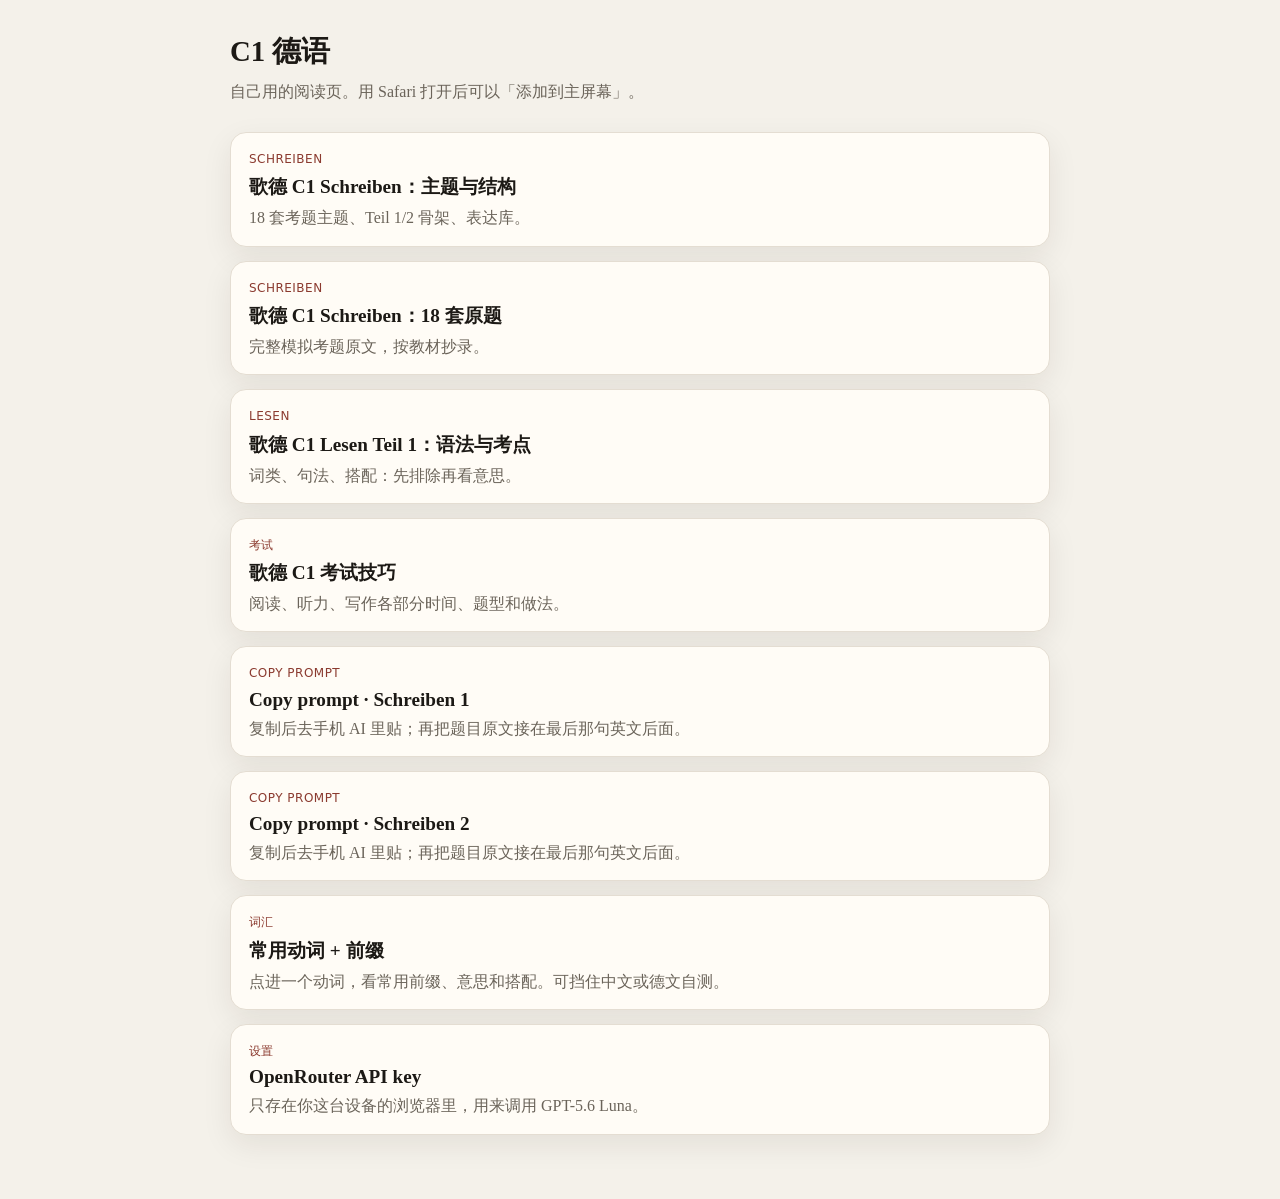
<file: index.html>
<!DOCTYPE html>
<html lang="zh-CN">
<head>
  <meta charset="UTF-8" />
  <meta name="viewport" content="width=device-width, initial-scale=1, viewport-fit=cover" />
  <meta name="apple-mobile-web-app-capable" content="yes" />
  <meta name="apple-mobile-web-app-title" content="C1 德语" />
  <title>C1 德语</title>
  <link rel="stylesheet" href="css/style.css" />
</head>
<body>
  <main class="home">
    <h1>C1 德语</h1>
    <p class="lead">自己用的阅读页。用 Safari 打开后可以「添加到主屏幕」。</p>
    <div class="cards" id="cards"></div>
  </main>
  <script src="js/docs.js"></script>
  <script src="js/prompts.js"></script>
  <script>
    const cards = document.getElementById("cards");
    Object.keys(window.C1_DOCS).forEach(function (key) {
      const d = window.C1_DOCS[key];
      const a = document.createElement("a");
      a.className = "card";
      a.href = "doc.html?doc=" + encodeURIComponent(key);
      a.innerHTML =
        '<p class="kicker">' + d.kicker + "</p>" +
        "<h2>" + d.title + "</h2>" +
        "<p>" + d.blurb + "</p>";
      cards.appendChild(a);
    });

    function addCopyPrompt(id, title, blurb) {
      const btn = document.createElement("button");
      btn.type = "button";
      btn.className = "card as-btn";
      btn.innerHTML =
        '<p class="kicker">Copy prompt</p>' +
        "<h2>" + title + "</h2>" +
        "<p>" + blurb + "</p>";
      btn.addEventListener("click", async function () {
        const text = window.C1_PROMPTS[id];
        try {
          await navigator.clipboard.writeText(text);
        } catch (err) {
          const ta = document.createElement("textarea");
          ta.value = text;
          document.body.appendChild(ta);
          ta.select();
          document.execCommand("copy");
          ta.remove();
        }
        btn.classList.add("copied");
        setTimeout(function () {
          btn.classList.remove("copied");
        }, 1600);
      });
      cards.appendChild(btn);
    }

    addCopyPrompt(
      "teil1",
      "Copy prompt · Schreiben 1",
      "复制后去手机 AI 里贴；再把题目原文接在最后那句英文后面。"
    );
    addCopyPrompt(
      "teil2",
      "Copy prompt · Schreiben 2",
      "复制后去手机 AI 里贴；再把题目原文接在最后那句英文后面。"
    );

    const verbs = document.createElement("a");
    verbs.className = "card";
    verbs.href = "verbs.html";
    verbs.innerHTML =
      '<p class="kicker">词汇</p>' +
      "<h2>常用动词 + 前缀</h2>" +
      "<p>点进一个动词，看常用前缀、意思和搭配。可挡住中文或德文自测。</p>";
    cards.appendChild(verbs);

    const settings = document.createElement("a");
    settings.className = "card";
    settings.href = "settings.html";
    settings.innerHTML =
      '<p class="kicker">设置</p>' +
      "<h2>OpenRouter API key</h2>" +
      "<p>只存在你这台设备的浏览器里，用来调用 GPT-5.6 Luna。</p>";
    cards.appendChild(settings);

  </script>
</body>
</html>
</file>
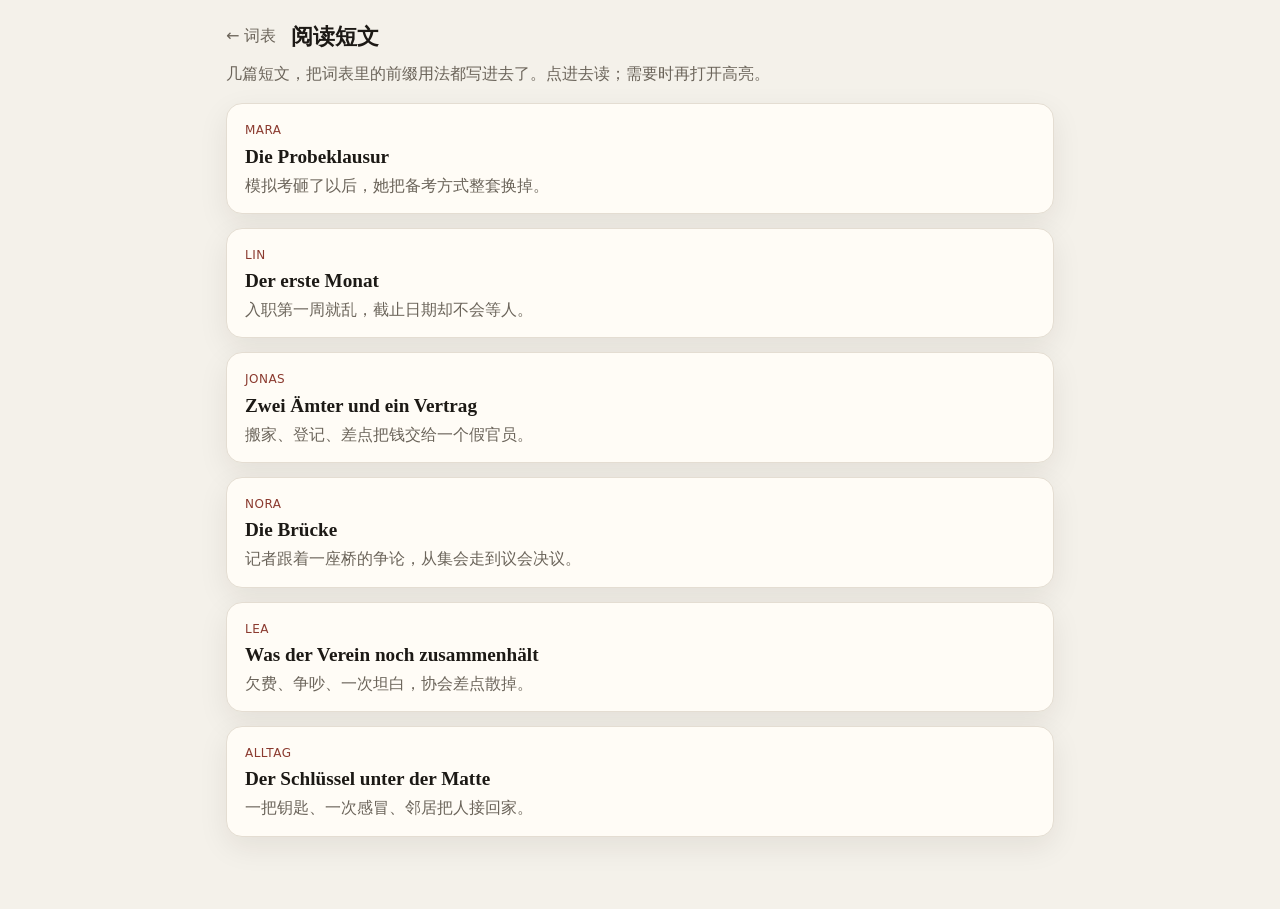
<file: articles.html>
<!DOCTYPE html>
<html lang="zh-CN">
<head>
  <meta charset="UTF-8" />
  <meta name="viewport" content="width=device-width, initial-scale=1, viewport-fit=cover" />
  <meta name="apple-mobile-web-app-capable" content="yes" />
  <title>阅读短文</title>
  <link rel="stylesheet" href="css/style.css" />
</head>
<body>
  <main class="verb-page">
    <header class="verb-bar">
      <a class="verb-back" id="back-link" href="verbs.html">← 词表</a>
      <h1 id="page-title">阅读短文</h1>
      <div class="mask-btns">
        <button type="button" id="btn-marks" hidden>显示目标词</button>
      </div>
    </header>
    <p class="verb-hint" id="hint">几篇短文，把词表里的前缀用法都写进去了。点进去读；需要时再打开高亮。</p>
    <div id="list" class="cards"></div>
    <div id="detail" hidden></div>
  </main>
  <script src="js/verbs-data.js"></script>
  <script src="js/articles-data.js"></script>
  <script src="js/articles-alias.js"></script>
  <script src="js/articles.js"></script>
</body>
</html>
</file>
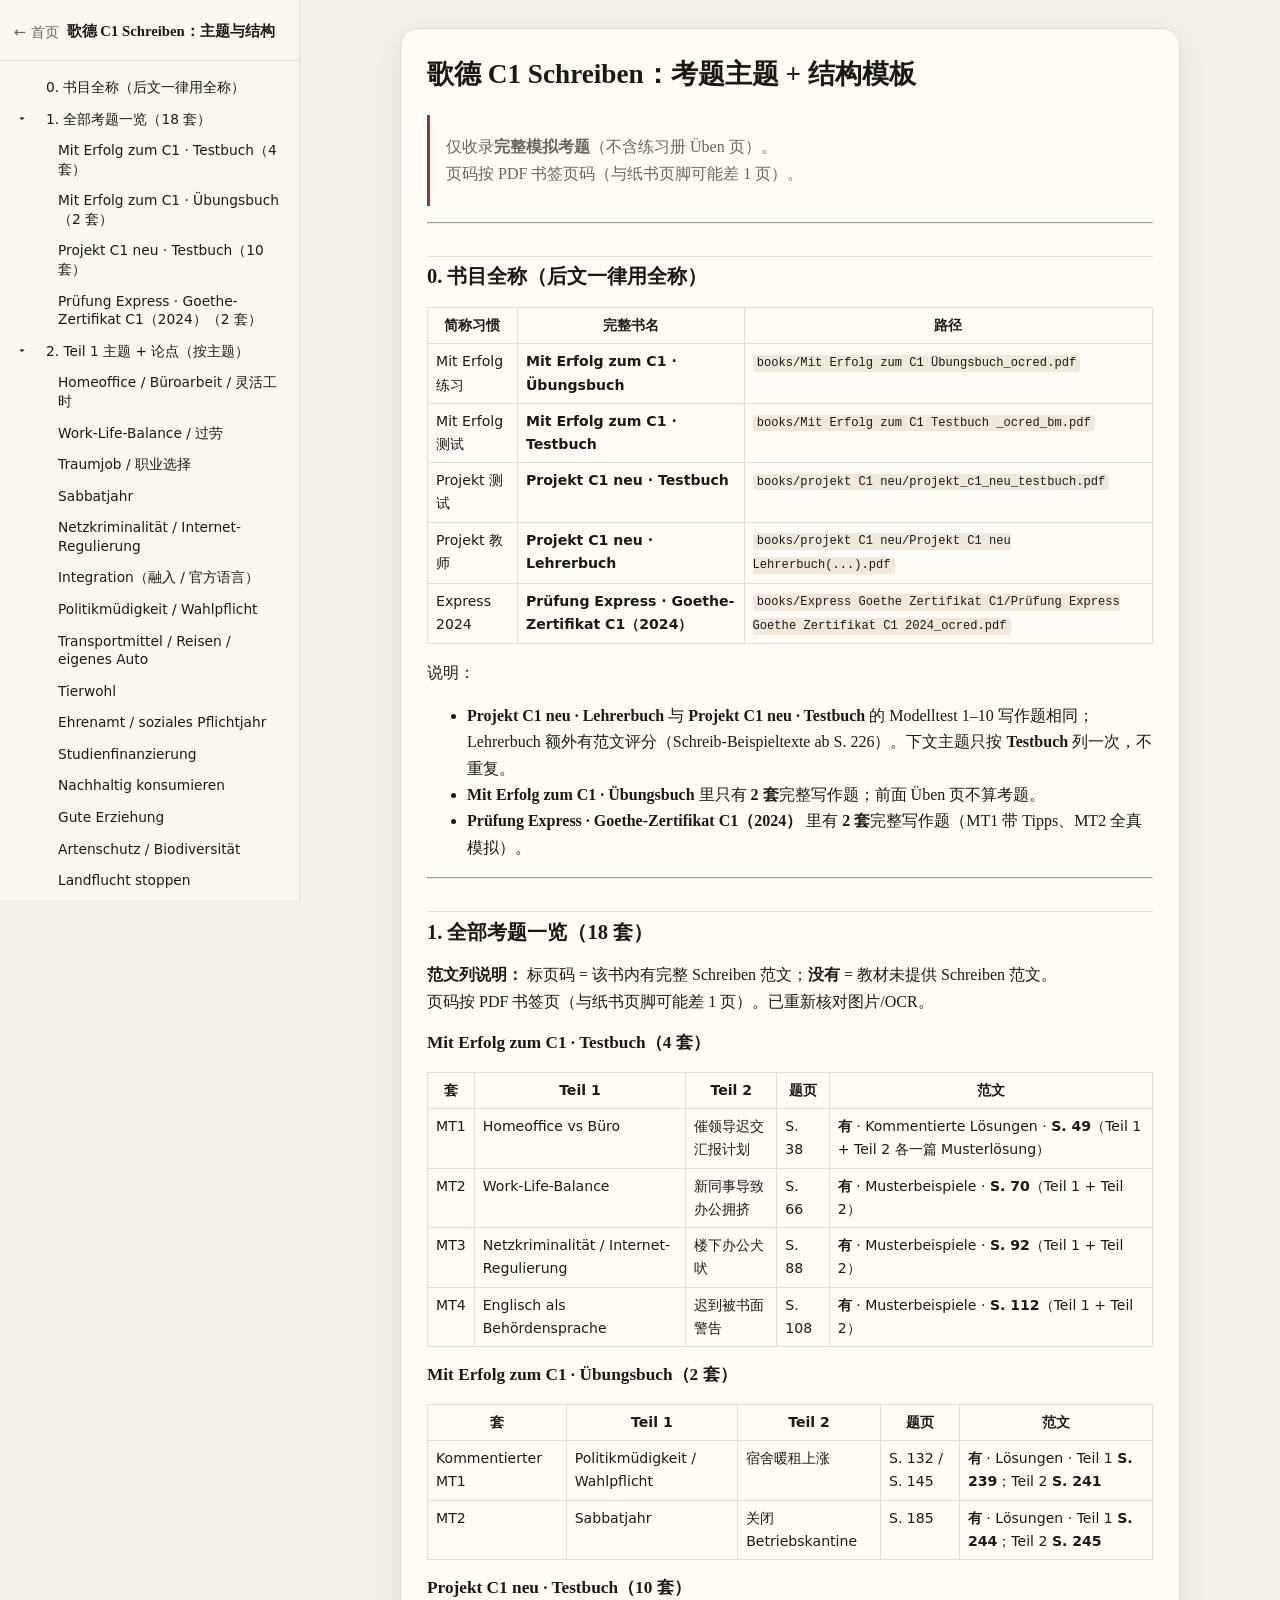
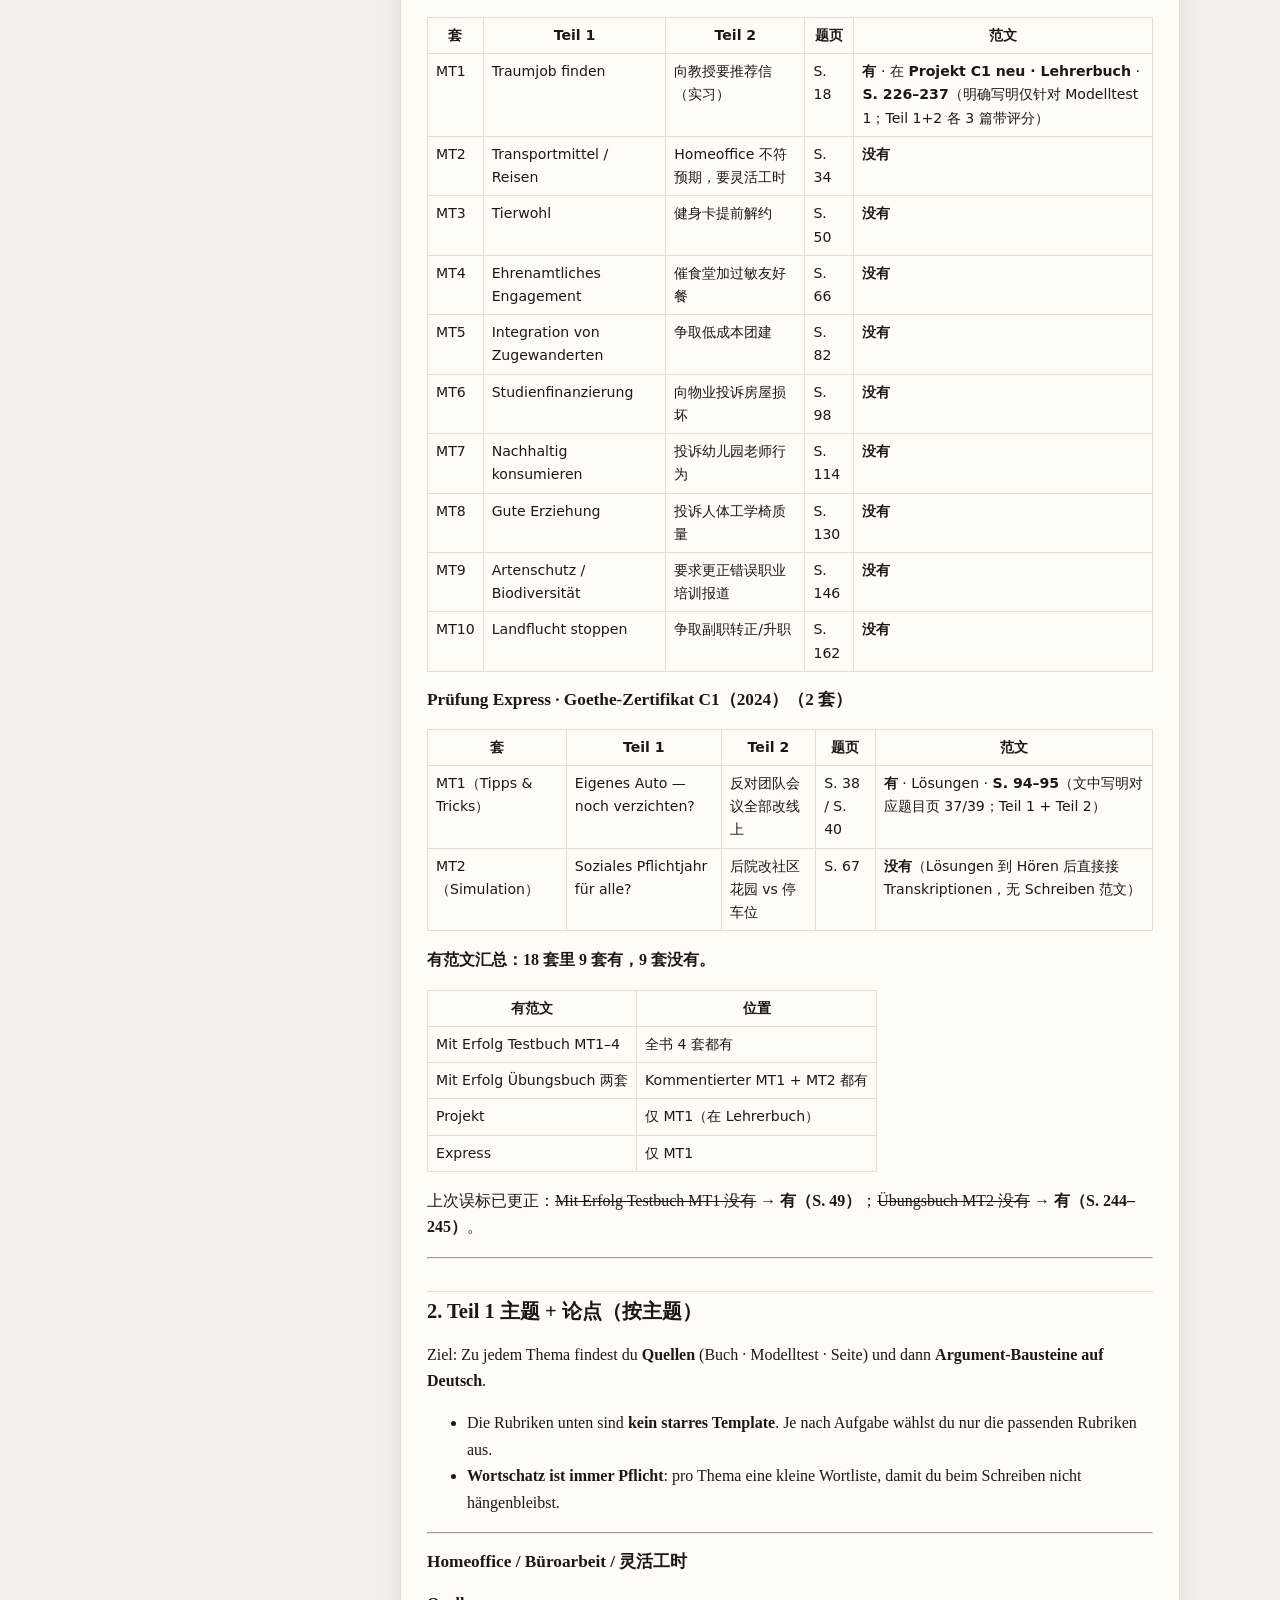
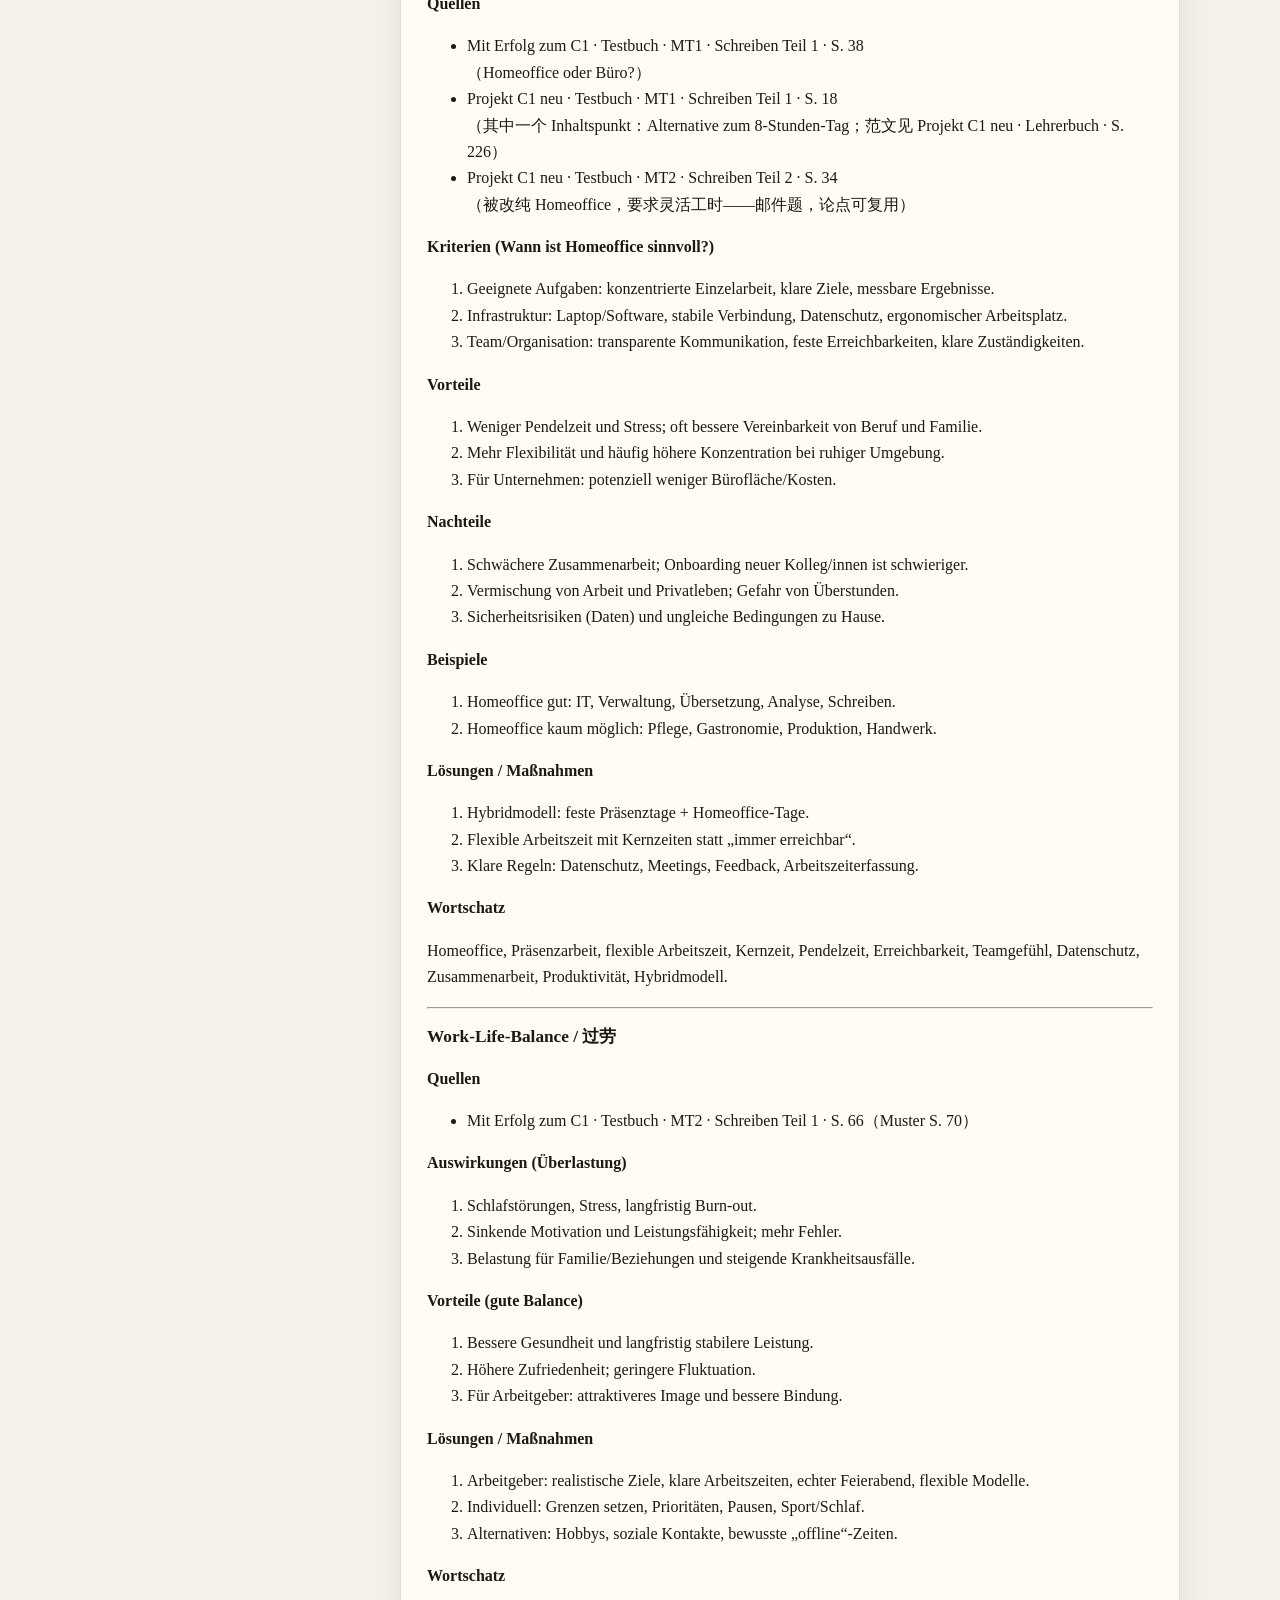
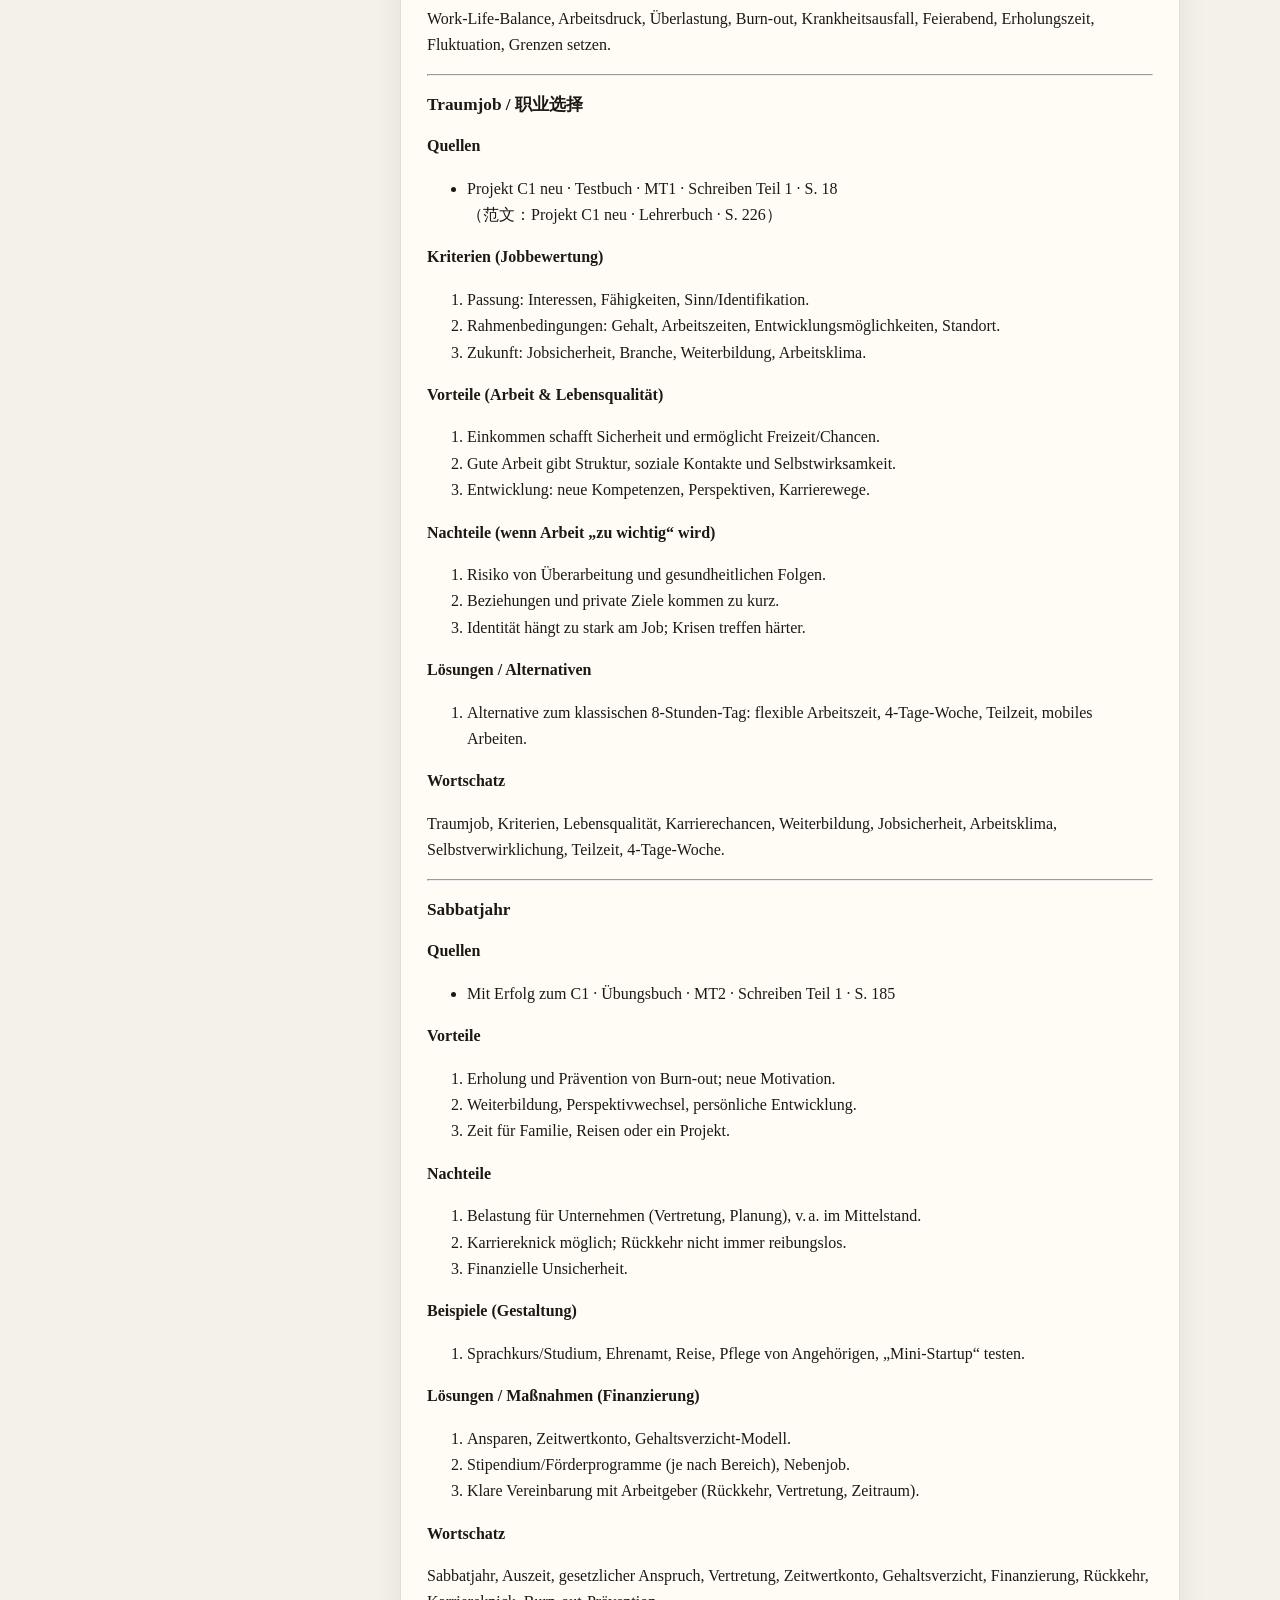
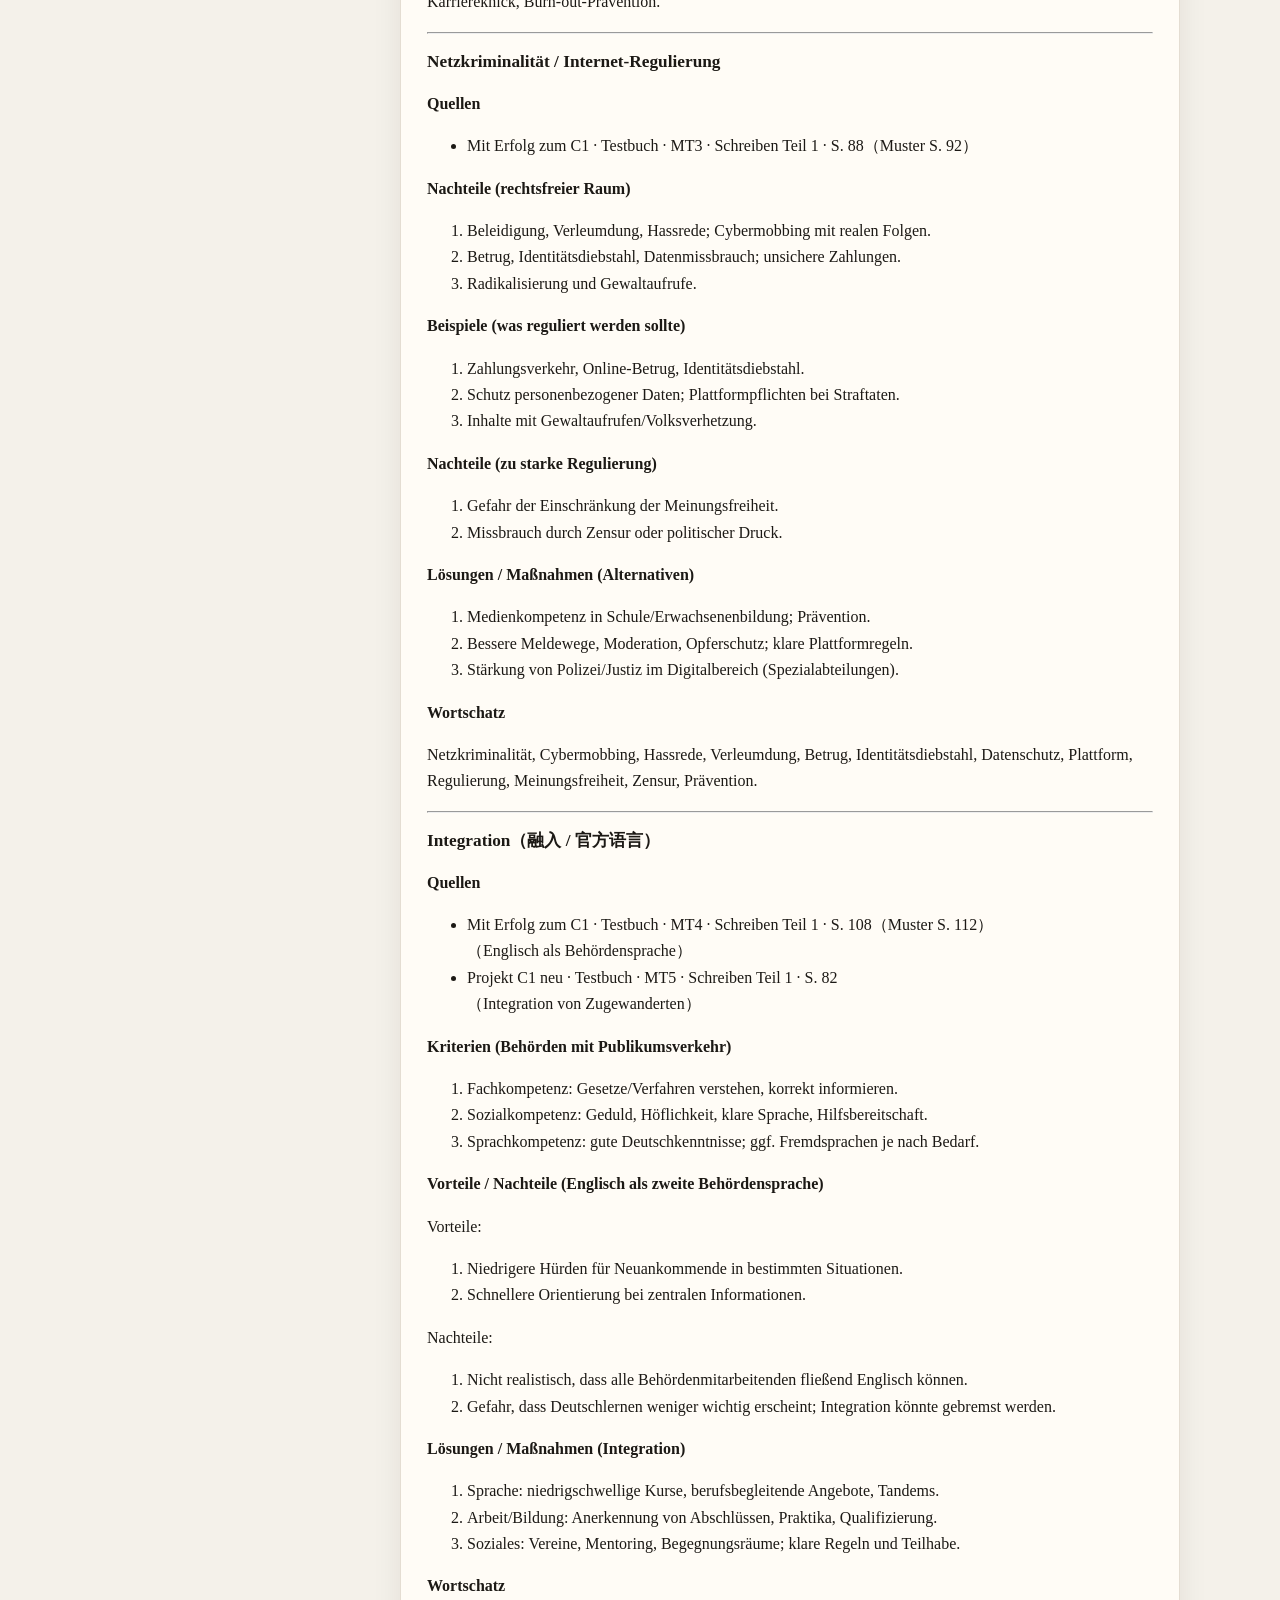
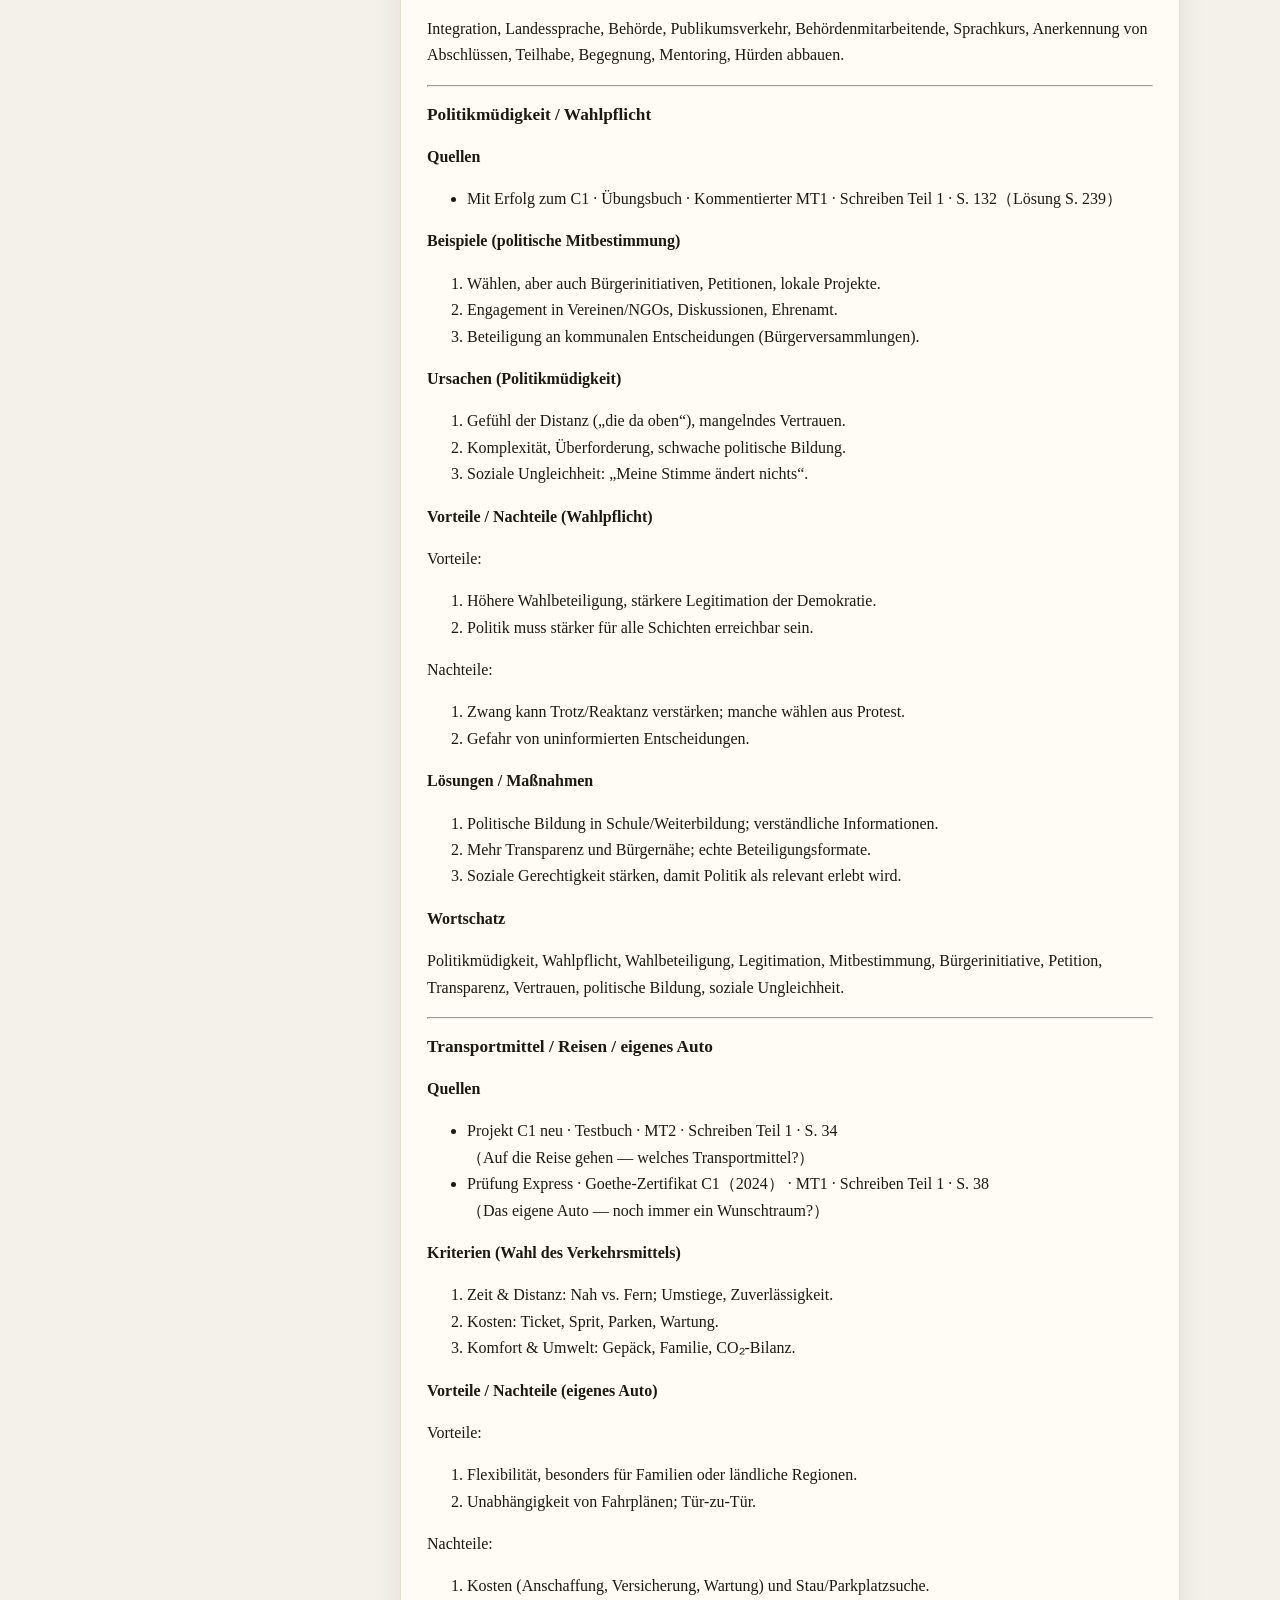
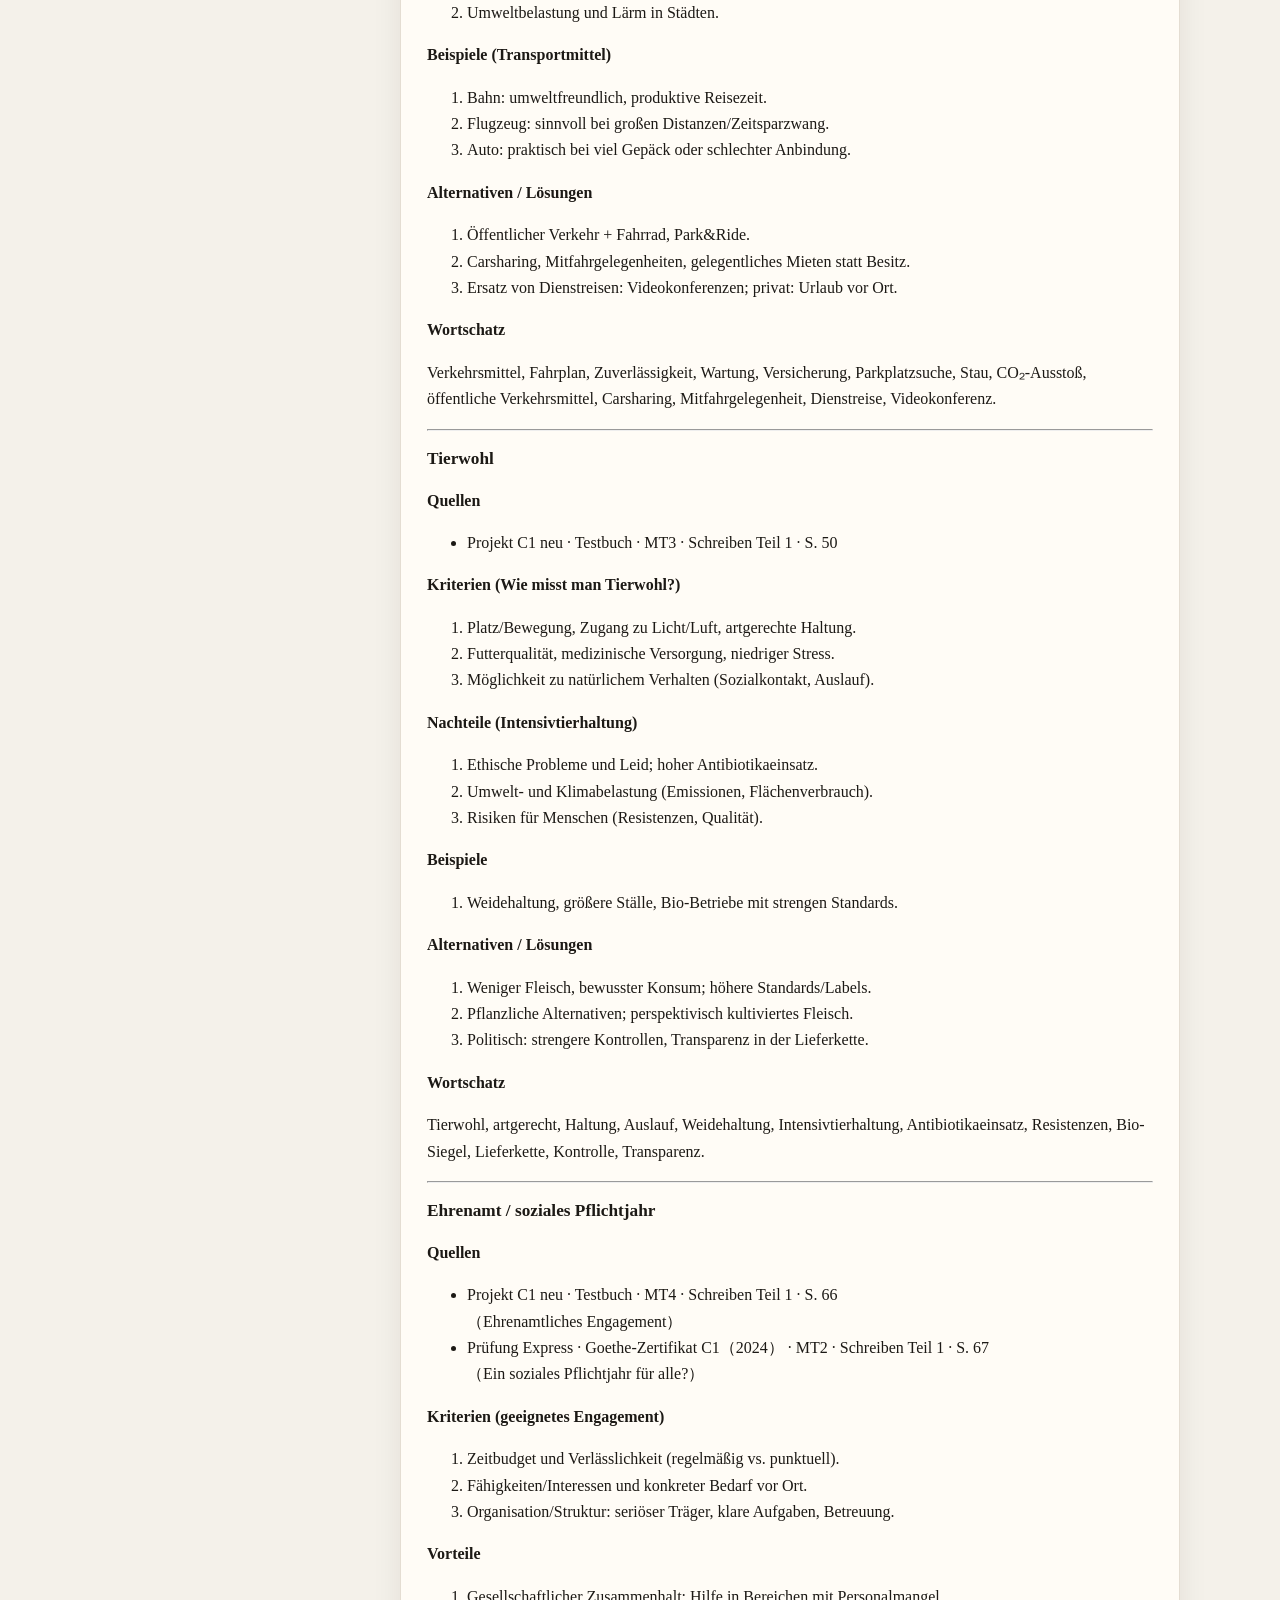
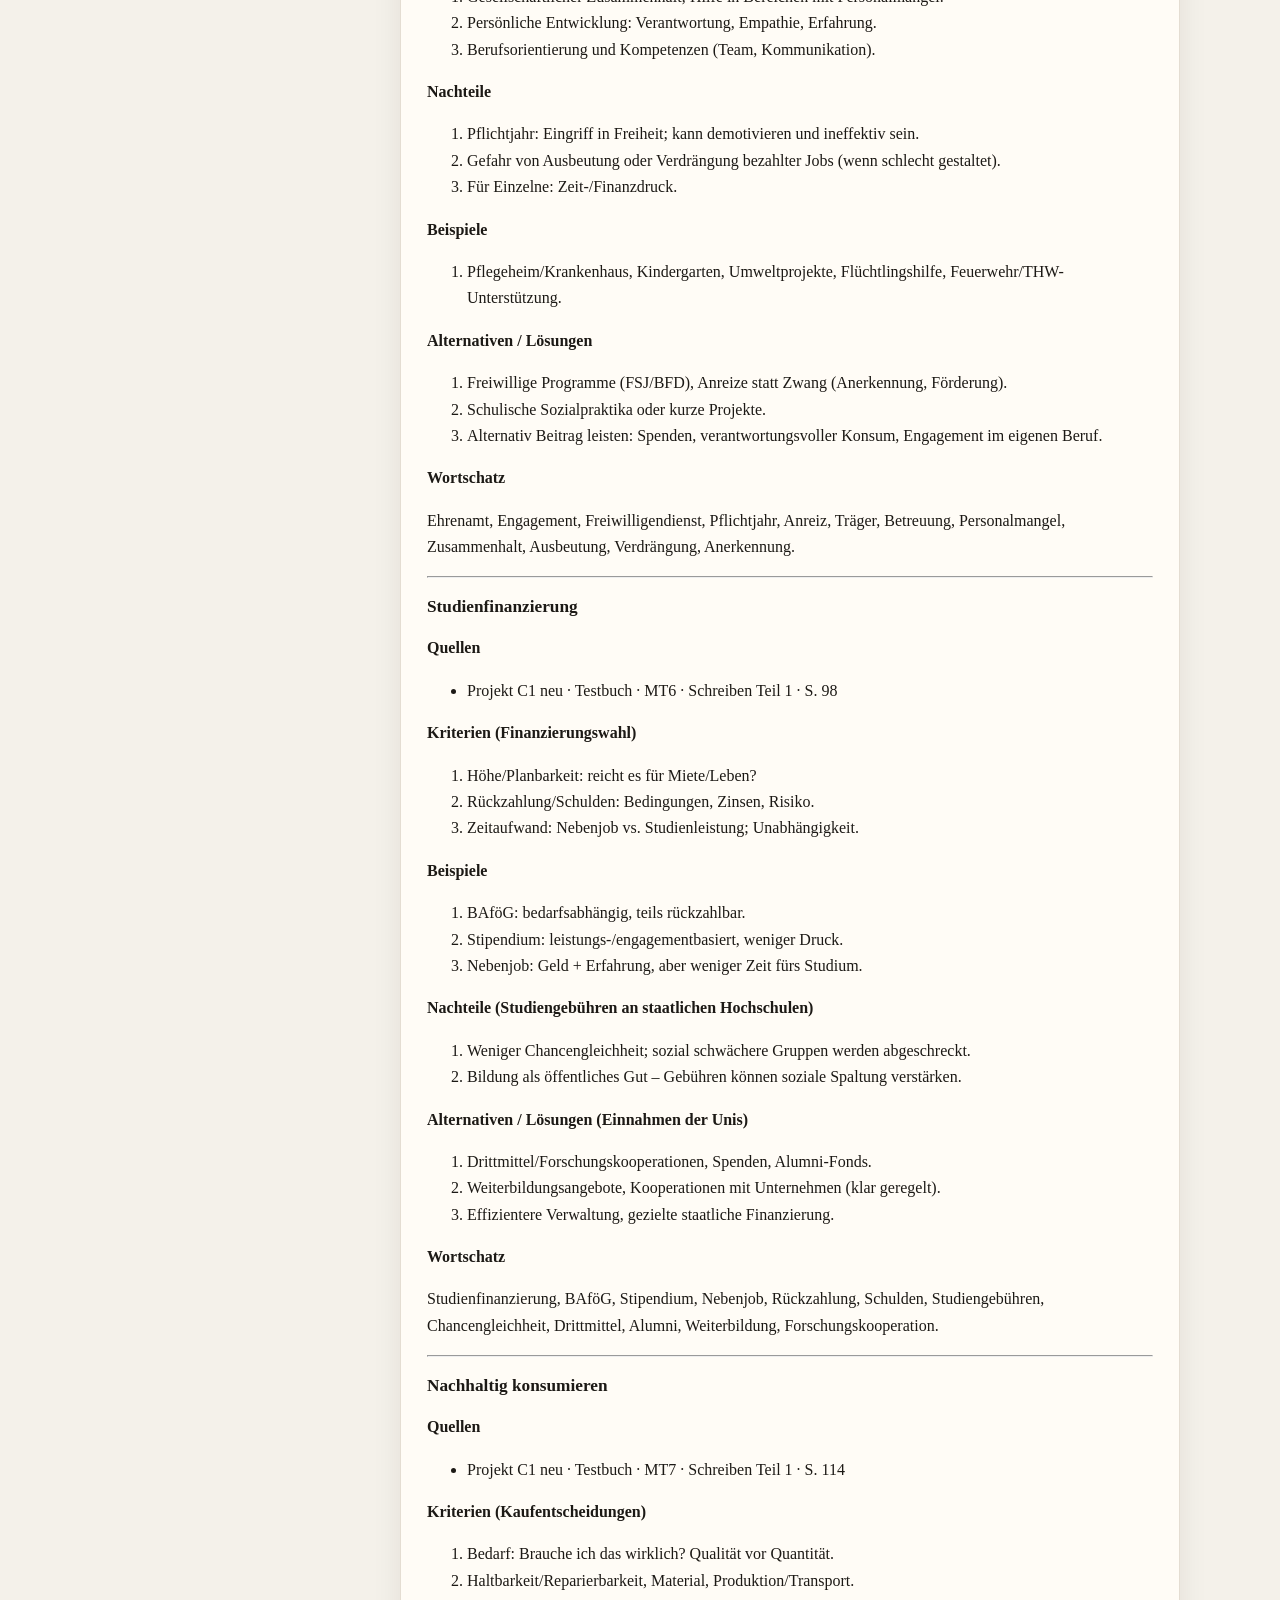
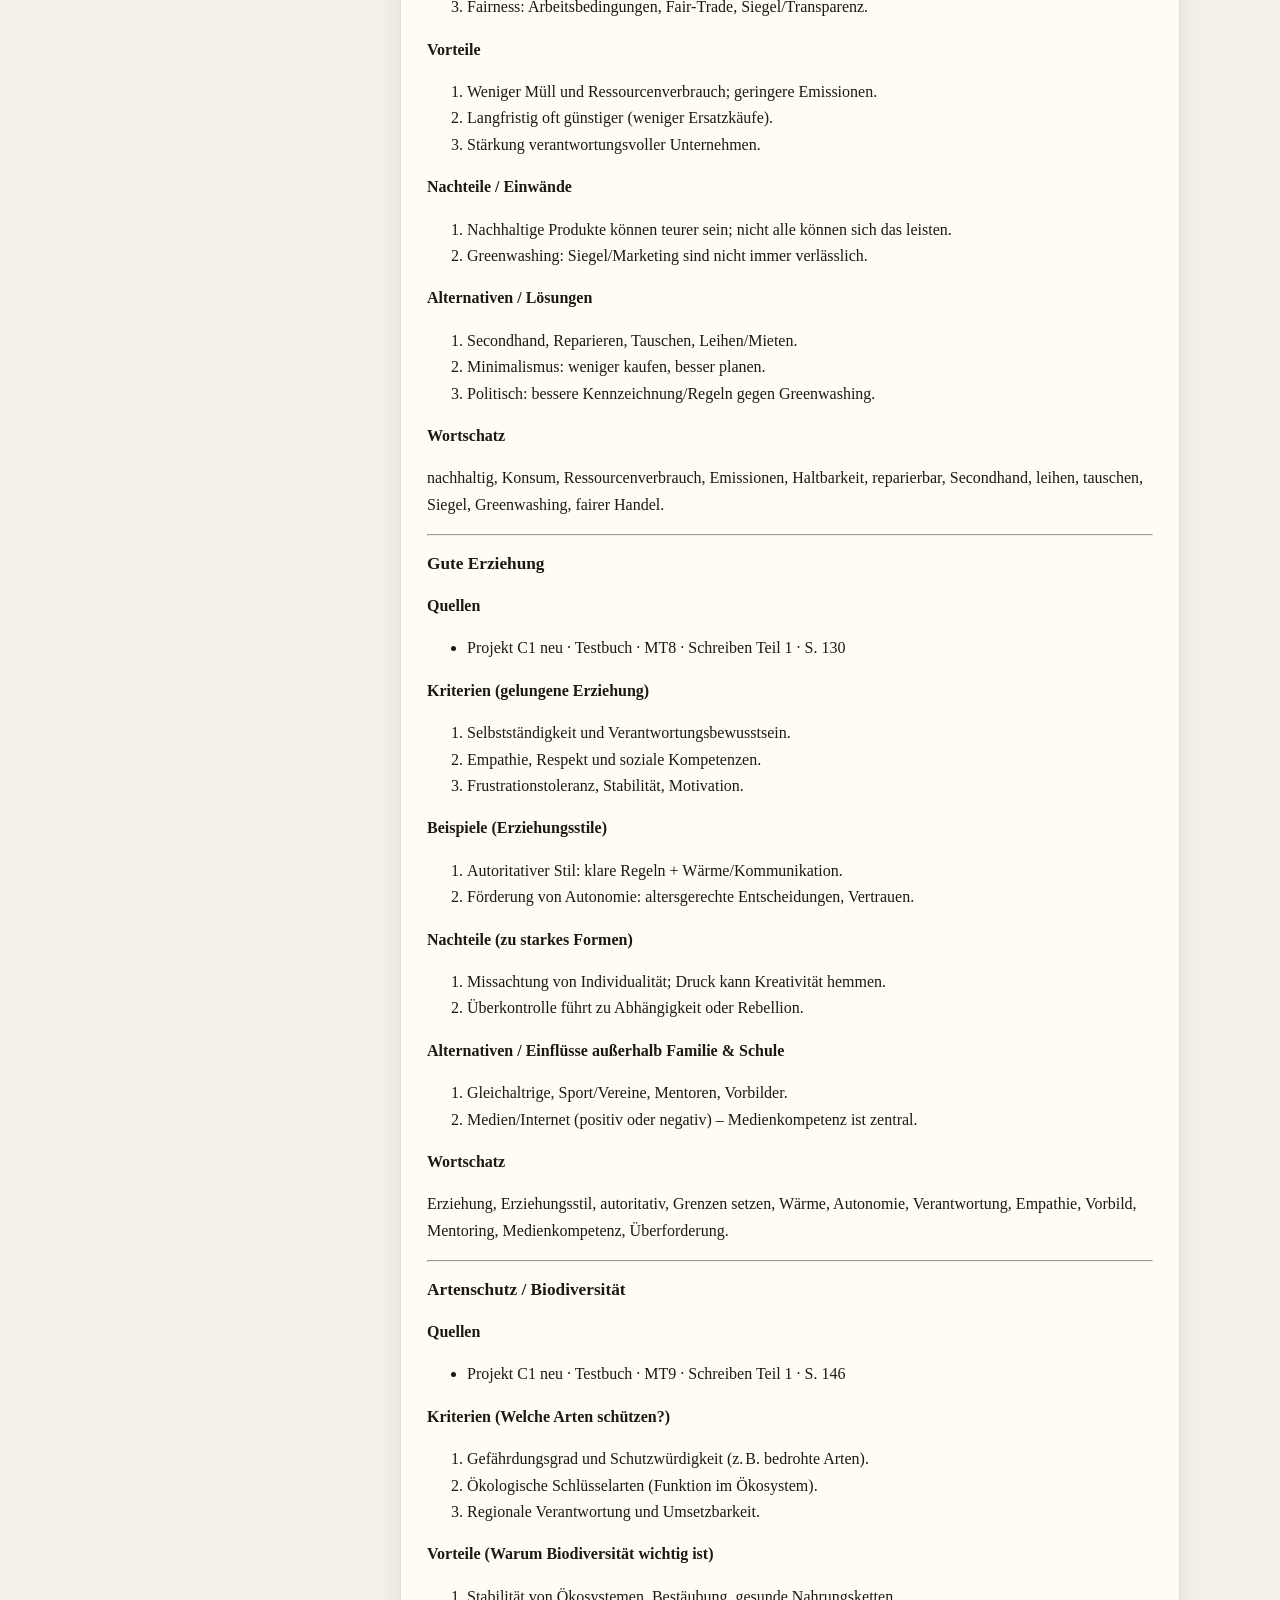
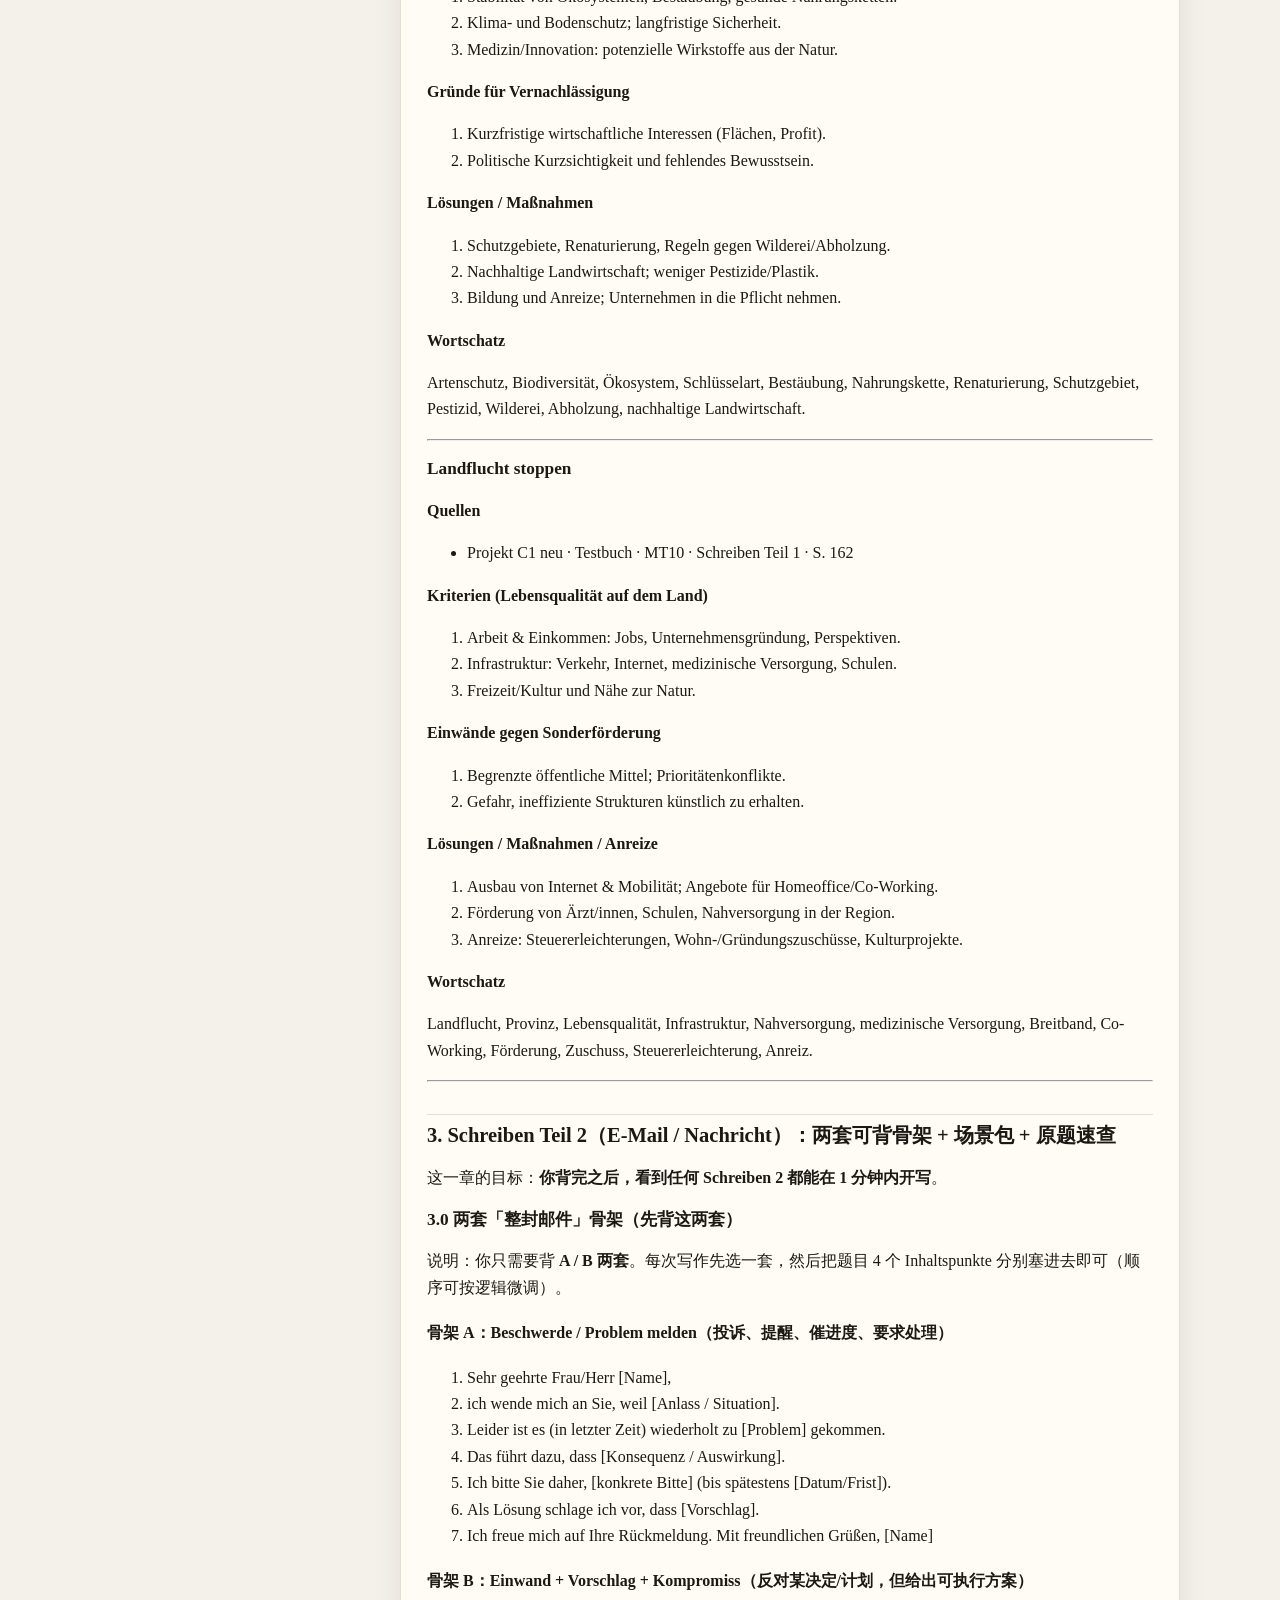
<file: doc.html>
<!DOCTYPE html>
<html lang="zh-CN">
<head>
  <meta charset="UTF-8" />
  <meta name="viewport" content="width=device-width, initial-scale=1, viewport-fit=cover" />
  <meta name="apple-mobile-web-app-capable" content="yes" />
  <title>文档</title>
  <link rel="stylesheet" href="css/style.css" />
</head>
<body>
  <div class="backdrop" id="backdrop"></div>
  <div class="app-shell">
    <aside class="sidebar" id="sidebar">
      <div class="sidebar-head">
        <a href="index.html">← 首页</a>
        <p class="doc-title" id="doc-title"></p>
      </div>
      <nav class="toc-wrap" id="toc" aria-label="目录"></nav>
    </aside>
    <div class="main">
      <div class="topbar">
        <button class="icon-btn" id="menu-btn" type="button" aria-label="打开目录">☰</button>
        <a href="index.html">首页</a>
      </div>
      <div class="article-wrap">
        <p class="status" id="status"></p>
        <article class="markdown" id="article"></article>
      </div>
    </div>
  </div>
  <script src="js/marked.min.js"></script>
  <script src="js/docs.js"></script>
  <script src="js/doc.js"></script>
</body>
</html>
</file>
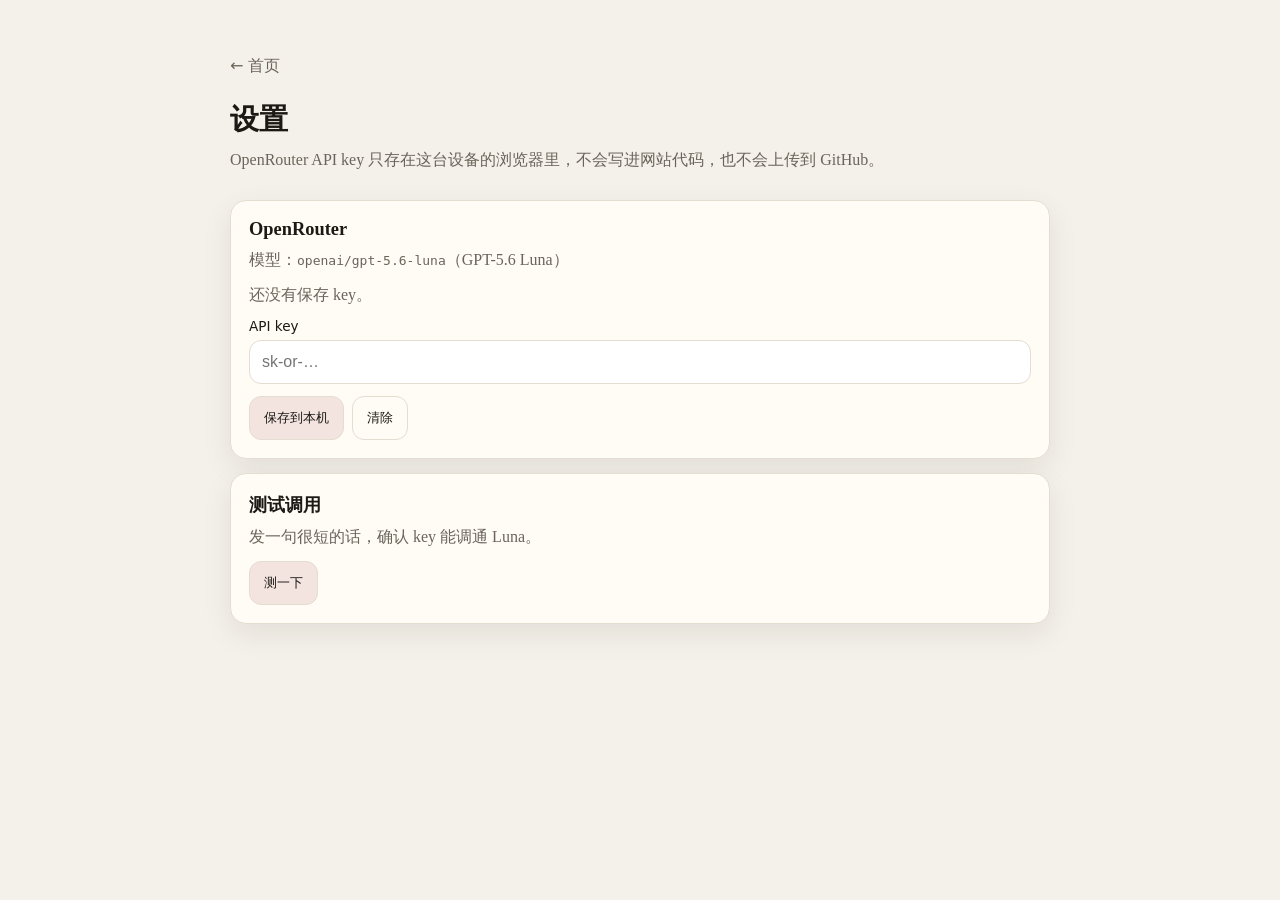
<file: settings.html>
<!DOCTYPE html>
<html lang="zh-CN">
<head>
  <meta charset="UTF-8" />
  <meta name="viewport" content="width=device-width, initial-scale=1, viewport-fit=cover" />
  <meta name="apple-mobile-web-app-capable" content="yes" />
  <title>设置</title>
  <link rel="stylesheet" href="css/style.css" />
</head>
<body>
  <main class="home settings">
    <p><a class="verb-back" href="index.html">← 首页</a></p>
    <h1>设置</h1>
    <p class="lead">OpenRouter API key 只存在这台设备的浏览器里，不会写进网站代码，也不会上传到 GitHub。</p>

    <section class="settings-card">
      <h2>OpenRouter</h2>
      <p class="settings-note">模型：<code>openai/gpt-5.6-luna</code>（GPT-5.6 Luna）</p>
      <p class="settings-status" id="key-status"></p>
      <label class="settings-label" for="api-key">API key</label>
      <input
        id="api-key"
        type="password"
        autocomplete="off"
        autocapitalize="off"
        spellcheck="false"
        placeholder="sk-or-…"
      />
      <div class="settings-actions">
        <button type="button" id="save-key">保存到本机</button>
        <button type="button" id="clear-key" class="btn-ghost">清除</button>
      </div>
    </section>

    <section class="settings-card">
      <h2>测试调用</h2>
      <p class="settings-note">发一句很短的话，确认 key 能调通 Luna。</p>
      <div class="settings-actions">
        <button type="button" id="test-key">测一下</button>
      </div>
      <pre class="settings-out" id="test-out" hidden></pre>
    </section>
  </main>
  <script src="js/openrouter.js"></script>
  <script src="js/settings.js"></script>
</body>
</html>
</file>
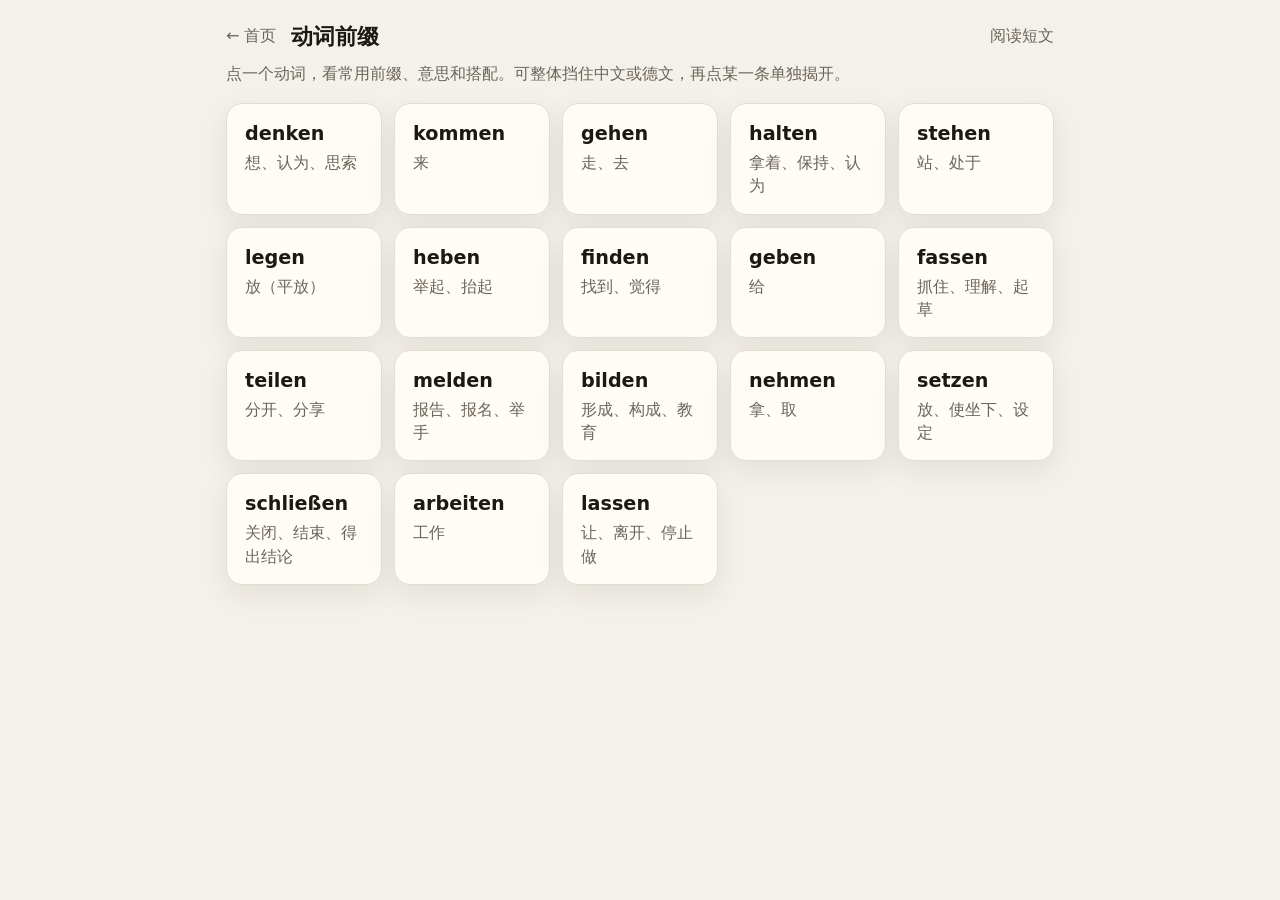
<file: verbs.html>
<!DOCTYPE html>
<html lang="zh-CN">
<head>
  <meta charset="UTF-8" />
  <meta name="viewport" content="width=device-width, initial-scale=1, viewport-fit=cover" />
  <meta name="apple-mobile-web-app-capable" content="yes" />
  <title>动词前缀</title>
  <link rel="stylesheet" href="css/style.css" />
</head>
<body>
  <main class="verb-page">
    <header class="verb-bar">
      <a class="verb-back" id="back-link" href="index.html">← 首页</a>
      <h1 id="page-title">动词前缀</h1>
      <a class="verb-back" href="articles.html">阅读短文</a>
      <div class="mask-btns" id="mask-btns" hidden>
        <button type="button" id="btn-zh">隐藏中文</button>
        <button type="button" id="btn-de">隐藏德文</button>
      </div>
    </header>
    <p class="verb-hint" id="hint">点一个动词，看常用前缀、意思和搭配。可整体挡住中文或德文，再点某一条单独揭开。</p>
    <div id="list" class="verb-grid"></div>
    <div id="detail" class="verb-detail" hidden></div>
  </main>
  <script src="js/verbs-data.js"></script>
  <script src="js/openrouter.js"></script>
  <script src="js/verbs.js"></script>
</body>
</html>
</file>
<file: css/style.css>
:root {
  --bg: #f4f1ea;
  --paper: #fffcf6;
  --ink: #1c1915;
  --muted: #6b645a;
  --line: #e4ddd2;
  --accent: #8b3a2f;
  --accent-soft: #f3e4df;
  --sidebar: #faf7f1;
  --shadow: 0 10px 30px rgba(40, 28, 18, 0.08);
  --tap: 44px;
}

* {
  box-sizing: border-box;
}

html, body {
  margin: 0;
  padding: 0;
  min-height: 100%;
  background: var(--bg);
  color: var(--ink);
  font-family: "Iowan Old Style", "Palatino Linotype", Palatino, "Songti SC", "Noto Serif SC", serif;
}

a {
  color: var(--accent);
}

.home {
  max-width: 860px;
  margin: 0 auto;
  padding: 32px 20px 64px;
}

.home h1 {
  font-size: 1.8rem;
  margin: 0 0 8px;
}

.home .lead {
  color: var(--muted);
  margin: 0 0 28px;
  line-height: 1.5;
}

.cards {
  display: grid;
  gap: 14px;
}

.card {
  display: block;
  text-decoration: none;
  color: inherit;
  background: var(--paper);
  border: 1px solid var(--line);
  border-radius: 16px;
  padding: 18px 18px 16px;
  box-shadow: var(--shadow);
  min-height: var(--tap);
}

.card:active {
  transform: scale(0.99);
}

.card .kicker {
  font-size: 0.75rem;
  letter-spacing: 0.04em;
  text-transform: uppercase;
  color: var(--accent);
  margin: 0 0 6px;
  font-family: system-ui, sans-serif;
}

.card h2 {
  margin: 0 0 6px;
  font-size: 1.2rem;
}

.card p {
  margin: 0;
  color: var(--muted);
  line-height: 1.45;
}

.card.as-btn {
  width: 100%;
  text-align: left;
  font: inherit;
  cursor: pointer;
}

.card.as-btn.copied h2::after {
  content: " 已复制";
  font-size: 0.85rem;
  color: var(--accent);
  font-family: system-ui, sans-serif;
  font-weight: 600;
}

.app-shell {
  display: grid;
  grid-template-columns: minmax(240px, 300px) 1fr;
  min-height: 100dvh;
}

.sidebar {
  background: var(--sidebar);
  border-right: 1px solid var(--line);
  display: flex;
  flex-direction: column;
  min-height: 100dvh;
  position: sticky;
  top: 0;
  height: 100dvh;
}

.sidebar-head {
  padding: 14px 14px 10px;
  border-bottom: 1px solid var(--line);
  display: flex;
  gap: 8px;
  align-items: center;
}

.sidebar-head a {
  text-decoration: none;
  color: var(--muted);
  font-family: system-ui, sans-serif;
  font-size: 0.9rem;
  min-height: 36px;
  display: inline-flex;
  align-items: center;
}

.sidebar-head .doc-title {
  font-size: 0.92rem;
  font-weight: 600;
  line-height: 1.3;
  margin: 0;
}

.toc-wrap {
  overflow: auto;
  padding: 10px 8px 24px;
  flex: 1;
}

.toc {
  list-style: none;
  margin: 0;
  padding: 0;
}

.toc ul {
  list-style: none;
  margin: 0;
  padding: 0 0 0 12px;
}

.toc-item {
  margin: 1px 0;
}

.toc-row {
  display: flex;
  align-items: flex-start;
  gap: 2px;
}

.toc-toggle {
  flex: 0 0 28px;
  width: 28px;
  height: 28px;
  border: 0;
  background: transparent;
  color: var(--muted);
  border-radius: 8px;
  cursor: pointer;
  font-size: 12px;
  line-height: 28px;
  padding: 0;
}

.toc-toggle:empty {
  visibility: hidden;
}

.toc-toggle[aria-expanded="true"] {
  color: var(--ink);
}

.toc-link {
  flex: 1;
  display: block;
  text-decoration: none;
  color: var(--ink);
  padding: 6px 8px;
  border-radius: 8px;
  font-family: system-ui, sans-serif;
  font-size: 0.86rem;
  line-height: 1.35;
}

.toc-link:hover,
.toc-link.active {
  background: var(--accent-soft);
}

.toc-item.collapsed > ul {
  display: none;
}

.main {
  min-width: 0;
  background: var(--bg);
}

.topbar {
  display: none;
  position: sticky;
  top: 0;
  z-index: 5;
  background: var(--paper);
  border-bottom: 1px solid var(--line);
  padding: 8px 12px;
  gap: 8px;
  align-items: center;
}

.icon-btn {
  min-width: var(--tap);
  min-height: var(--tap);
  border: 1px solid var(--line);
  background: var(--paper);
  border-radius: 12px;
  font-size: 1.1rem;
}

.article-wrap {
  padding: 28px 22px 72px;
}

.markdown {
  max-width: 780px;
  margin: 0 auto;
  background: var(--paper);
  border: 1px solid var(--line);
  border-radius: 18px;
  padding: 28px 26px 40px;
  box-shadow: var(--shadow);
  line-height: 1.65;
}

.markdown h1,
.markdown h2,
.markdown h3,
.markdown h4 {
  scroll-margin-top: 72px;
  line-height: 1.3;
}

.markdown h1 {
  font-size: 1.7rem;
  margin-top: 0;
}

.markdown h2 {
  font-size: 1.28rem;
  margin-top: 2rem;
  padding-top: 0.4rem;
  border-top: 1px solid var(--line);
}

.markdown h3 {
  font-size: 1.08rem;
}

.markdown table {
  display: block;
  width: 100%;
  overflow-x: auto;
  border-collapse: collapse;
  font-family: system-ui, sans-serif;
  font-size: 0.88rem;
}

.markdown th,
.markdown td {
  border: 1px solid var(--line);
  padding: 6px 8px;
  vertical-align: top;
}

.markdown code {
  font-family: ui-monospace, SFMono-Regular, Menlo, Consolas, monospace;
  font-size: 0.86em;
  background: #efe8dc;
  padding: 0.1em 0.35em;
  border-radius: 4px;
}

.markdown pre {
  overflow-x: auto;
  background: #efe8dc;
  padding: 12px;
  border-radius: 10px;
}

.markdown pre code {
  background: none;
  padding: 0;
}

.markdown blockquote {
  margin: 1em 0;
  padding: 0.2em 0 0.2em 1em;
  border-left: 3px solid var(--accent);
  color: var(--muted);
}

.status {
  padding: 40px 24px;
  color: var(--muted);
}

.backdrop {
  display: none;
}

@media (max-width: 860px) {
  .app-shell {
    display: block;
  }

  .sidebar {
    position: fixed;
    z-index: 20;
    left: 0;
    top: 0;
    width: min(86vw, 340px);
    transform: translateX(-105%);
    transition: transform 0.2s ease;
    box-shadow: var(--shadow);
  }

  .sidebar.open {
    transform: none;
  }

  .topbar {
    display: flex;
  }

  .backdrop.open {
    display: block;
    position: fixed;
    inset: 0;
    background: rgba(28, 25, 21, 0.35);
    z-index: 15;
  }

  .markdown {
    padding: 20px 16px 32px;
    border-radius: 12px;
  }

  .article-wrap {
    padding: 16px 12px 48px;
  }
}

.verb-page {
  max-width: 860px;
  margin: 0 auto;
  padding: 18px 16px 72px;
}

.verb-bar {
  display: flex;
  flex-wrap: wrap;
  gap: 10px 14px;
  align-items: center;
  margin-bottom: 8px;
}

.verb-bar h1 {
  font-size: 1.35rem;
  margin: 0;
  flex: 1;
  min-width: 8rem;
}

.verb-back {
  text-decoration: none;
  color: var(--muted);
  font-family: system-ui, sans-serif;
  min-height: 36px;
  display: inline-flex;
  align-items: center;
}

.mask-btns[hidden],
.mask-btns button[hidden] {
  display: none !important;
}

.sent {
  display: block;
  width: 100%;
  text-align: left;
  border: 1px solid transparent;
  background: var(--paper);
  border-radius: 14px;
  padding: 12px 14px;
  margin: 0 0 8px;
  color: inherit;
  font: inherit;
  cursor: pointer;
  box-shadow: var(--shadow);
}

.sent.open {
  border-color: var(--line);
  background: #fff;
}

.sent-de {
  display: block;
  line-height: 1.55;
}

.sent-zh {
  display: none;
  margin-top: 8px;
  padding: 8px 10px;
  background: var(--accent-soft);
  border-radius: 10px;
  color: var(--ink);
  line-height: 1.45;
}

.sent.open .sent-zh {
  display: block;
}

mark.hit {
  background: transparent;
  color: inherit;
  padding: 0;
  border-radius: 3px;
}

body.show-marks mark.hit {
  background: #f3d7a4;
  padding: 0 0.12em;
}

.mask-btns button,
.sep-label {
  font-family: system-ui, sans-serif;
}

.mask-btns button {
  min-height: var(--tap);
  padding: 0 14px;
  border: 1px solid var(--line);
  background: var(--paper);
  border-radius: 12px;
  color: var(--ink);
}

.verb-hint {
  color: var(--muted);
  margin: 0 0 18px;
  line-height: 1.45;
}

.verb-grid {
  display: grid;
  grid-template-columns: repeat(auto-fill, minmax(150px, 1fr));
  gap: 12px;
}

.verb-card h2 {
  font-family: system-ui, sans-serif;
}

.verb-base {
  margin: 0 0 16px;
  color: var(--muted);
}

.prefix-card {
  background: var(--paper);
  border: 1px solid var(--line);
  border-radius: 16px;
  padding: 16px 16px 8px;
  box-shadow: var(--shadow);
  margin-bottom: 12px;
}

.prefix-head {
  display: flex;
  justify-content: space-between;
  gap: 8px;
  align-items: flex-start;
}

.prefix-kicker {
  margin: 0 0 4px;
  font-size: 0.75rem;
  color: var(--accent);
  font-family: system-ui, sans-serif;
}

.prefix-head h2 {
  margin: 0;
  font-size: 1.2rem;
  font-family: system-ui, sans-serif;
}

.sep-label {
  margin-left: 8px;
  color: var(--muted);
  font-size: 0.75rem;
}

.meaning-list {
  list-style: none;
  margin: 12px 0 0;
  padding: 0;
}

.meaning-list li {
  padding: 10px 0;
  border-top: 1px solid var(--line);
}

.meaning-row {
  display: flex;
  gap: 10px;
  align-items: flex-start;
  justify-content: space-between;
}

.meaning-row > div {
  min-width: 0;
  flex: 1;
}

.make-sents {
  flex: 0 0 auto;
  min-height: 40px;
  padding: 0 12px;
  border: 1px solid var(--line);
  background: var(--accent-soft);
  border-radius: 10px;
  font-family: system-ui, sans-serif;
  font-size: 0.82rem;
  color: var(--ink);
  white-space: nowrap;
}

.made-sents {
  margin-top: 8px;
  display: grid;
  gap: 6px;
}

.made-status {
  margin: 0;
  color: var(--muted);
  font-size: 0.9rem;
}

.made-sent {
  display: flex;
  flex-wrap: wrap;
  gap: 8px 12px;
  align-items: flex-start;
  width: 100%;
  text-align: left;
  border: 1px solid var(--line);
  background: #fff;
  border-radius: 10px;
  padding: 8px 10px;
  font: inherit;
  cursor: pointer;
}

.made-de {
  flex: 1 1 12rem;
  font-family: system-ui, sans-serif;
  line-height: 1.45;
}

.made-zh {
  display: none;
  flex: 1 1 10rem;
  color: var(--muted);
  line-height: 1.45;
}

.made-sent.open .made-zh {
  display: block;
}

.meaning-de {
  font-family: system-ui, sans-serif;
  margin-bottom: 4px;
}

.meaning-zh {
  color: var(--muted);
}

.maskable {
  border-radius: 4px;
  cursor: pointer;
  -webkit-tap-highlight-color: transparent;
}

.meaning-de .maskable,
.meaning-zh .maskable {
  display: block;
  padding: 4px 6px;
}

body.hide-zh .lang-zh:not(.revealed),
body.hide-de .lang-de:not(.revealed),
body:not(.hide-zh) .lang-zh.solo-hide,
body:not(.hide-de) .lang-de.solo-hide {
  color: transparent;
  background: #ddd4c6;
  user-select: none;
}

.settings-card {
  background: var(--paper);
  border: 1px solid var(--line);
  border-radius: 16px;
  padding: 18px;
  box-shadow: var(--shadow);
  margin-bottom: 14px;
}

.settings-card h2 {
  margin: 0 0 8px;
  font-size: 1.15rem;
}

.settings-note,
.settings-status {
  color: var(--muted);
  margin: 0 0 12px;
  line-height: 1.45;
}

.settings-label {
  display: block;
  font-family: system-ui, sans-serif;
  font-size: 0.85rem;
  margin-bottom: 6px;
}

.settings input[type="password"] {
  width: 100%;
  min-height: var(--tap);
  border: 1px solid var(--line);
  border-radius: 12px;
  padding: 10px 12px;
  font-size: 1rem;
  background: #fff;
}

.settings-actions {
  display: flex;
  flex-wrap: wrap;
  gap: 8px;
  margin-top: 12px;
}

.settings-actions button {
  min-height: var(--tap);
  padding: 0 14px;
  border: 1px solid var(--line);
  background: var(--accent-soft);
  border-radius: 12px;
  color: var(--ink);
  font-family: system-ui, sans-serif;
}

.settings-actions .btn-ghost {
  background: var(--paper);
}

.settings-out {
  margin: 12px 0 0;
  padding: 12px;
  background: #efe8dc;
  border-radius: 10px;
  white-space: pre-wrap;
  font-family: ui-monospace, SFMono-Regular, Menlo, Consolas, monospace;
  font-size: 0.88rem;
}
</file>
